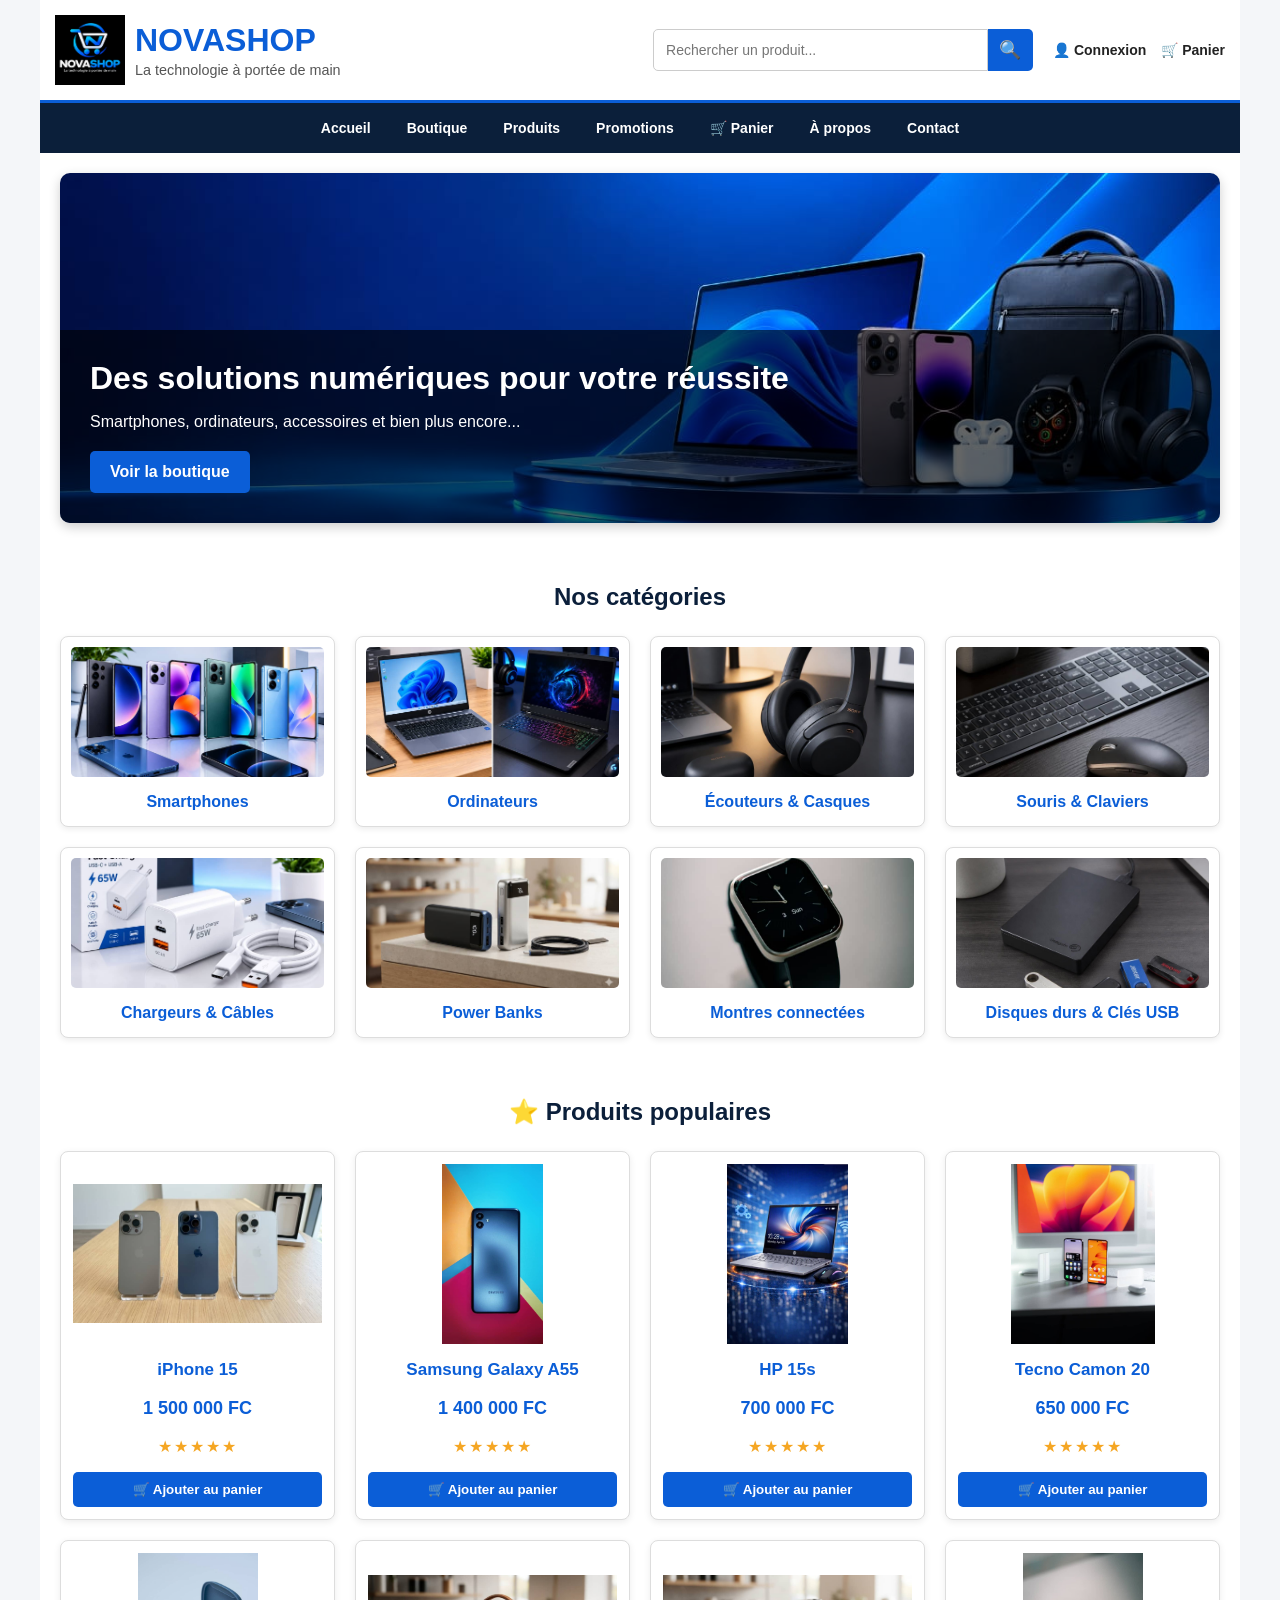
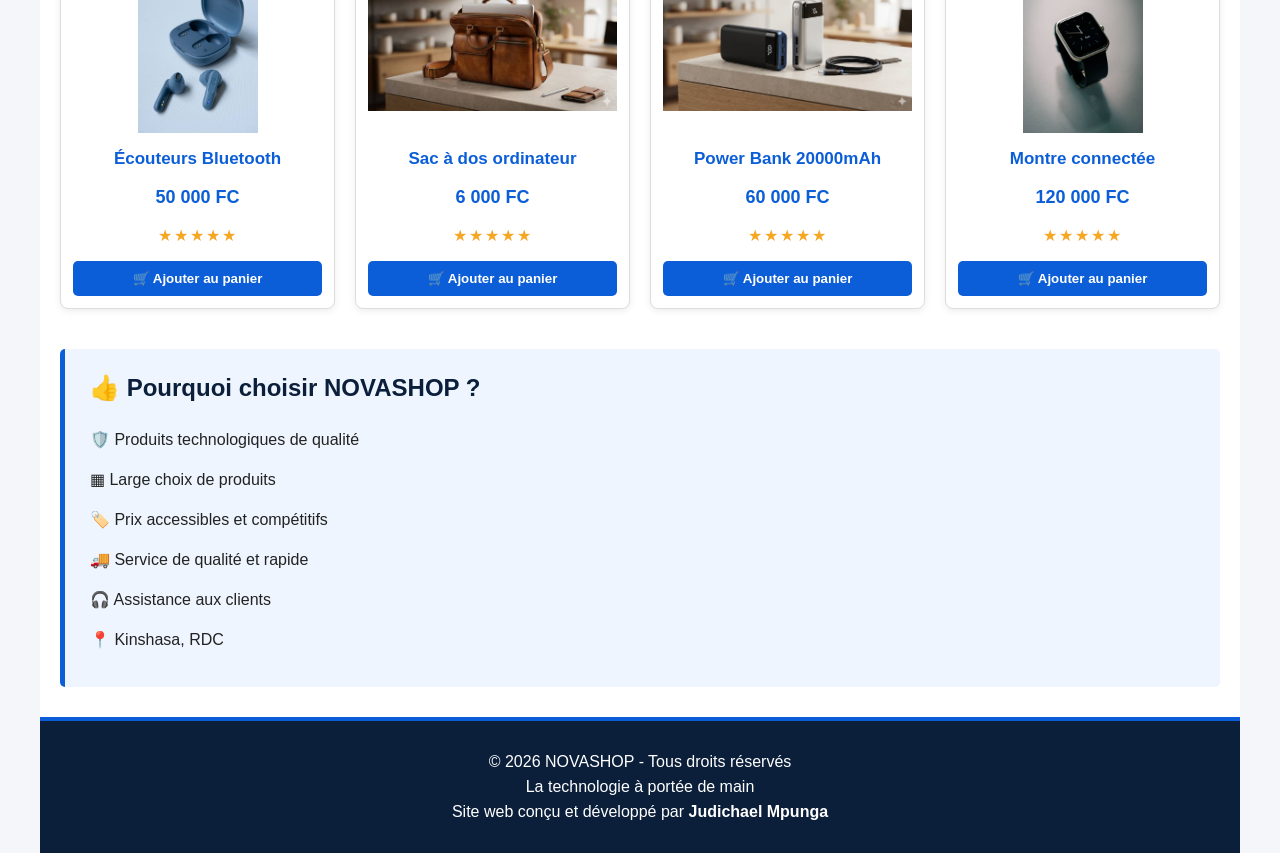
<file: index.html>
<!doctype html>
<html>

<head>
    <meta charset="UTF-8">
    <meta name="viewport"content="width=device-width,initial-scale=1.0">
    <title>NOVASHOP - Accueil</title>

    <link rel="stylesheet" type="text/css" href="styles/styles.css">
</head>

<body>

<div id="bloc_page">

    <!--  HEADER  -->

    <header>

        <div id="titre_principal">

            <img src="images/logo.png" alt="Logo NOVASHOP" id="logo">

            <div id="nom_boutique">
                <h1>NOVASHOP</h1>
                <h2>La technologie à portée de main</h2>
            </div>

        </div>


        <!-- RECHERCHE -->

        <div id="recherche">

            <input type="text"
                   id="txt_recherche"
                   placeholder="Rechercher un produit...">

            <button id="btn_recherche">🔍</button>

        </div>


        <!-- CONNEXION ET PANIER -->

        <div id="actions">

            <a href="#">👤 Connexion</a>

            <a href="panier.html">🛒 Panier</a>

        </div>

    </header>


    <!--  MENU -->

    <div id="barre_menu">

        <button id="btn_menu">☰</button>

        <nav id="menu_principal">

            <ul>

                <li>
                    <a href="index.html">Accueil</a>
                </li>

                <li>
                    <a href="boutique.html">Boutique</a>
                </li>

                <li>
                    <a href="produit.html">Produits</a>
                </li>

                <li>
                    <a href="promotions.html">Promotions</a>
                </li>

                <li>
                    <a href="panier.html">Panier</a>
                </li>

                <li>
                    <a href="apropos.html">À propos</a>
                </li>

                <li>
                    <a href="contact.html">Contact</a>
                </li>

            </ul>

        </nav>

    </div>


    <!-- BANNIERE -->

    <div id="banniere_image">

        <div id="banniere_contenu">

            <h1>Des solutions numériques pour votre réussite</h1>

            <p>
                Smartphones, ordinateurs, accessoires et bien plus encore...
            </p>

            <a href="boutique.html" class="bouton">
                Voir la boutique
            </a>

        </div>

    </div>


    <!--  CATEGORIES  -->

    <section id="categories">

        <h1>Nos catégories</h1>


        <div class="categories_conteneur">


            <div class="categorie">

                <img src="images/smartphone.png"
                     alt="Smartphones">

                <h2>Smartphones</h2>

            </div>


            <div class="categorie">

                <img src="images/ordinateurs.png"
                     alt="Ordinateurs">

                <h2>Ordinateurs</h2>

            </div>


            <div class="categorie">

                <img src="images/ecout_casque.png"
                     alt="Écouteurs et casques">

                <h2>Écouteurs & Casques</h2>

            </div>


            <div class="categorie">

                <img src="images/clavier_sourie.png"
                     alt="Souris et claviers">

                <h2>Souris & Claviers</h2>

            </div>


            <div class="categorie">

                <img src="images/chargeur_rapide.png"
                     alt="Chargeurs et câbles">

                <h2>Chargeurs & Câbles</h2>

            </div>


            <div class="categorie">

                <img src="images/powerbank.png"
                     alt="Power banks">

                <h2>Power Banks</h2>

            </div>


            <div class="categorie">

                <img src="images/montre.png"
                     alt="Montres connectées">

                <h2>Montres connectées</h2>

            </div>


            <div class="categorie">

                <img src="images/disque_cles.png"
                     alt="Disques durs et clés USB">

                <h2>Disques durs & Clés USB</h2>

            </div>


        </div>

    </section>


    <!--  PRODUITS POPULAIRES  -->

    <section id="produits_populaires">

        <h1>⭐ Produits populaires</h1>


        <div class="produits_conteneur">


            <!-- PRODUIT 1 -->

            <div class="produit">

                <img src="images/iphone.png"
                     alt="iPhone 15">

                <h2>iPhone 15</h2>

                <p class="prix">1 500 000 FC</p>

                <p class="etoiles">★★★★★</p>

                <button class="btn_panier">
                    🛒 Ajouter au panier
                </button>

            </div>


            <!-- PRODUIT 2 -->

            <div class="produit">

                <img src="images/samsung.png"
                     alt="Samsung Galaxy A55">

                <h2>Samsung Galaxy A55</h2>

                <p class="prix">1 400 000 FC</p>

                <p class="etoiles">★★★★★</p>

                <button class="btn_panier">
                    🛒 Ajouter au panier
                </button>

            </div>


            <!-- PRODUIT 3 -->

            <div class="produit">

                <img src="images/hp.png"
                     alt="Ordinateur HP">

                <h2>HP 15s</h2>

                <p class="prix">700 000 FC</p>

                <p class="etoiles">★★★★★</p>

                <button class="btn_panier">
                    🛒 Ajouter au panier
                </button>

            </div>


            <!-- PRODUIT 4 -->

            <div class="produit">

                <img src="images/techno.png"
                     alt="Tecno Camon 20">

                <h2>Tecno Camon 20</h2>

                <p class="prix">650 000 FC</p>

                <p class="etoiles">★★★★★</p>

                <button class="btn_panier">
                    🛒 Ajouter au panier
                </button>

            </div>


            <!-- PRODUIT 5 -->

            <div class="produit">

                <img src="images/airpod.png"
                     alt="Écouteurs Bluetooth">

                <h2>Écouteurs Bluetooth</h2>

                <p class="prix">50 000 FC</p>

                <p class="etoiles">★★★★★</p>

                <button class="btn_panier">
                    🛒 Ajouter au panier
                </button>

            </div>


            <!-- PRODUIT 6 -->

            <div class="produit">

                <img src="images/sac_ordi.png"
                     alt="Sac à dos">

                <h2>Sac à dos ordinateur</h2>

                <p class="prix">6 000 FC</p>

                <p class="etoiles">★★★★★</p>

                <button class="btn_panier">
                    🛒 Ajouter au panier
                </button>

            </div>


            <!-- PRODUIT 7 -->

            <div class="produit">

                <img src="images/powerbank.png"
                     alt="Power Bank">

                <h2>Power Bank 20000mAh</h2>

                <p class="prix">60 000 FC</p>

                <p class="etoiles">★★★★★</p>

                <button class="btn_panier">
                    🛒 Ajouter au panier
                </button>

            </div>


            <!-- PRODUIT 8 -->

            <div class="produit">

                <img src="images/montre.png"
                     alt="Montre connectée">

                <h2>Montre connectée</h2>

                <p class="prix">120 000 FC</p>

                <p class="etoiles">★★★★★</p>

                <button class="btn_panier">
                    🛒 Ajouter au panier
                </button>

            </div>


        </div>

    </section>


    <!--  POURQUOI NOVASHOP  -->

    <aside id="pourquoi_novashop">

        <h1>👍 Pourquoi choisir NOVASHOP ?</h1>

        <p>🛡️ Produits technologiques de qualité</p>

        <p>▦ Large choix de produits</p>

        <p>🏷️ Prix accessibles et compétitifs</p>

        <p>🚚 Service de qualité et rapide</p>

        <p>🎧 Assistance aux clients</p>

        <p>📍 Kinshasa, RDC</p>

    </aside>


    <!--  FOOTER  -->

    <footer>

        <p>
            © 2026 NOVASHOP - Tous droits réservés
        </p>

        <p>
            La technologie à portée de main
        </p>

        <p>Site web conçu et développé par <strong>Judichael Mpunga</strong></p>
    </footer>


</div>


<!-- JAVASCRIPT SERA AJOUTÉ APRÈS -->

<script src="js/script.js"></script>

</body>

</html>
</file>
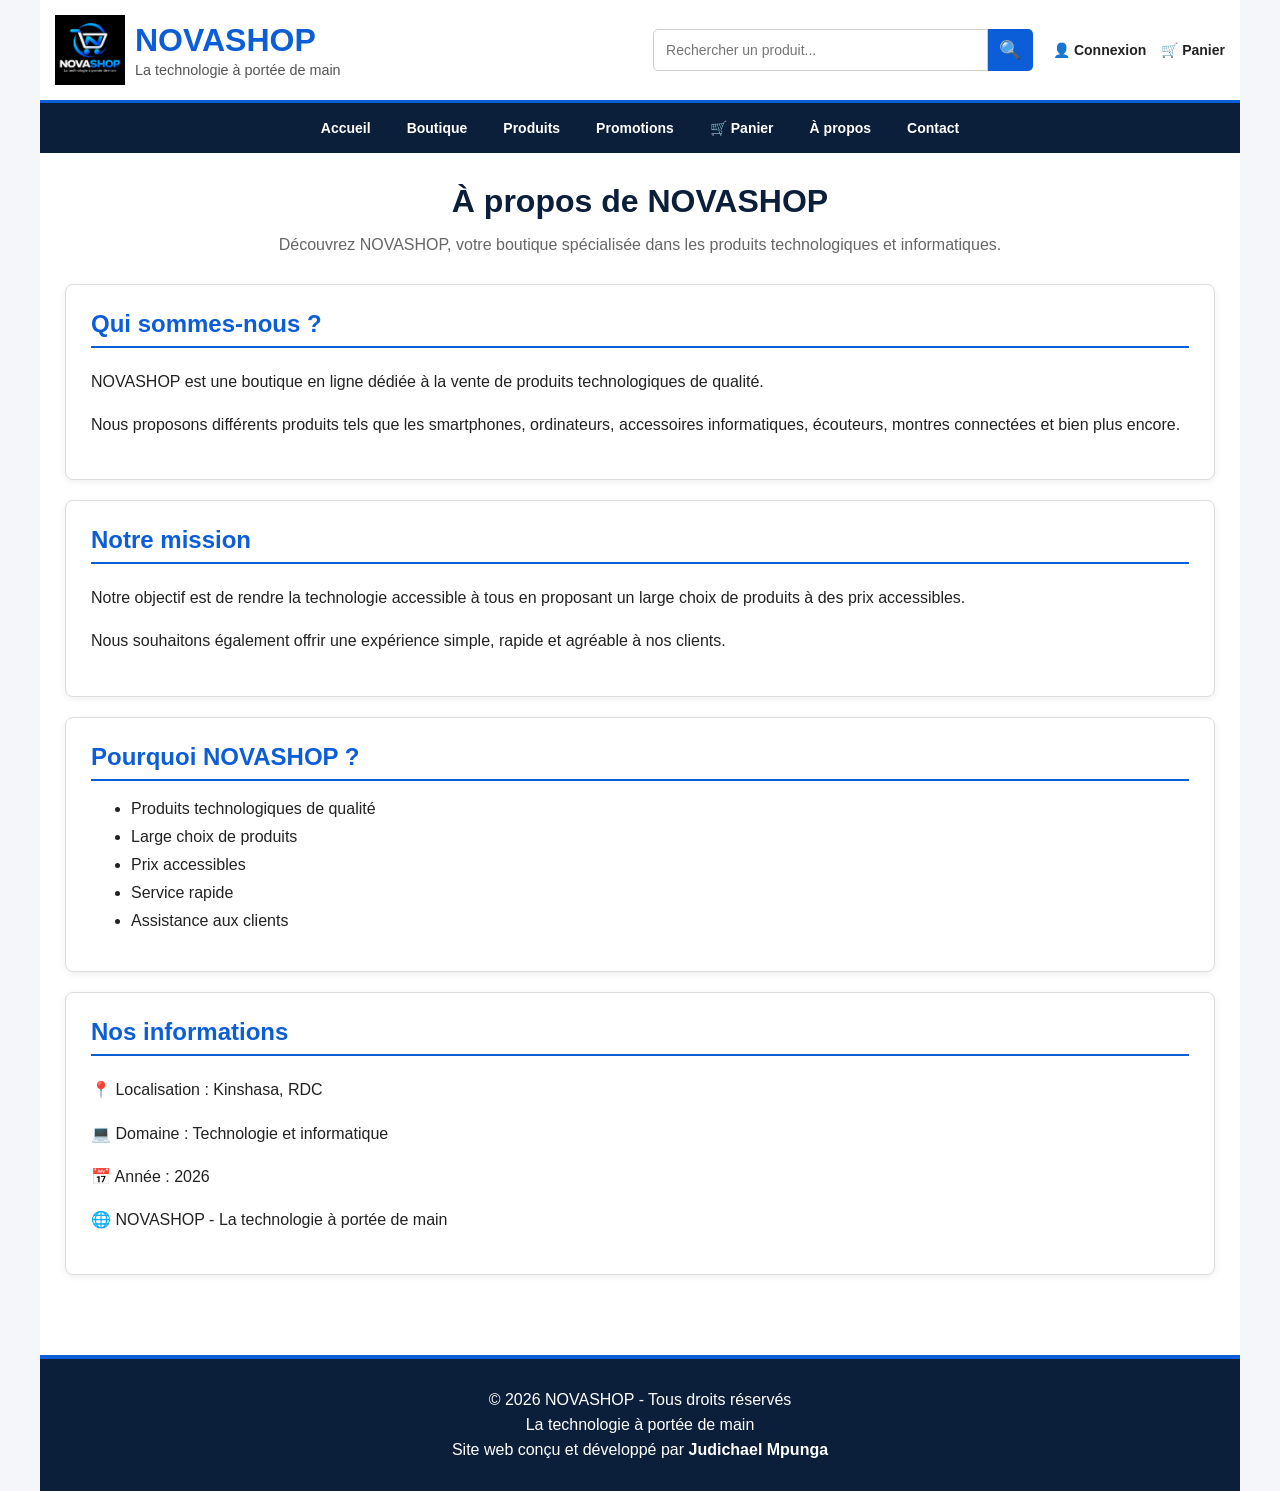
<file: apropos.html>
<!doctype html>
<html>

<head>
    <meta charset="UTF-8">
        <meta name="viewport"content="width=device-width,initial-scale=1.0">
    <title> NOVASHOP - À propos</title>
    <link rel="stylesheet" type="text/css" href="styles/styles.css">
</head>

<body>

<div id="bloc_page">

<header>

    <div id="titre_principal">

        <img src="images/logo.png" alt="Logo NOVASHOP" id="logo">

        <div id="nom_boutique">
            <h1>NOVASHOP</h1>
            <h2>La technologie à portée de main</h2>
        </div>

    </div>


    <div id="recherche">

        <input type="text"
               id="txt_recherche"
               placeholder="Rechercher un produit...">

        <button id="btn_recherche">🔍</button>

    </div>


    <div id="actions">

        <a href="#">👤 Connexion</a>

        <a href="panier.html">🛒 Panier</a>

    </div>

</header>


<!-- MENU -->

<div id="barre_menu">

    <button id="btn_menu">☰</button>

    <nav id="menu_principal">

        <ul>

            <li>
                <a href="index.html">Accueil</a>
            </li>

            <li>
                <a href="boutique.html">Boutique</a>
            </li>

            <li>
                <a href="produits.html">Produits</a>
            </li>

            <li>
                <a href="promotions.html">Promotions</a>
            </li>

            <li>
                <a href="panier.html">Panier</a>
            </li>

            <li>
                <a href="apropos.html">À propos</a>
            </li>

            <li>
                <a href="contact.html">Contact</a>
            </li>

        </ul>

    </nav>

</div>


<!-- À PROPOS -->

<main class="page">

    <h1>À propos de NOVASHOP</h1>

    <p class="intro">
        Découvrez NOVASHOP, votre boutique spécialisée dans
        les produits technologiques et informatiques.
    </p>


    <section class="apropos_contenu">

        <h2>Qui sommes-nous ?</h2>

        <p>
            NOVASHOP est une boutique en ligne dédiée à la vente
            de produits technologiques de qualité.
        </p>

        <p>
            Nous proposons différents produits tels que les
            smartphones, ordinateurs, accessoires informatiques,
            écouteurs, montres connectées et bien plus encore.
        </p>

    </section>


    <section class="apropos_contenu">

        <h2>Notre mission</h2>

        <p>
            Notre objectif est de rendre la technologie accessible
            à tous en proposant un large choix de produits à des
            prix accessibles.
        </p>

        <p>
            Nous souhaitons également offrir une expérience simple,
            rapide et agréable à nos clients.
        </p>

    </section>


    <section class="apropos_contenu">

        <h2>Pourquoi NOVASHOP ?</h2>

        <ul>

            <li>Produits technologiques de qualité</li>

            <li>Large choix de produits</li>

            <li>Prix accessibles</li>

            <li>Service rapide</li>

            <li>Assistance aux clients</li>

        </ul>

    </section>


    <section class="apropos_contenu">

        <h2>Nos informations</h2>

        <p>
            📍 Localisation : Kinshasa, RDC
        </p>

        <p>
            💻 Domaine : Technologie et informatique
        </p>

        <p>
            📅 Année : 2026
        </p>

        <p>
            🌐 NOVASHOP - La technologie à portée de main
        </p>

    </section>

</main>


<!-- FOOTER -->

<footer>

    <p>
        © 2026 NOVASHOP - Tous droits réservés
    </p>

    <p>
        La technologie à portée de main
    </p>
   <p>Site web conçu et développé par <strong>Judichael Mpunga</strong></p>
</footer>


</div>

<script src="js/script.js"></script>

</body>

</html>
</file>
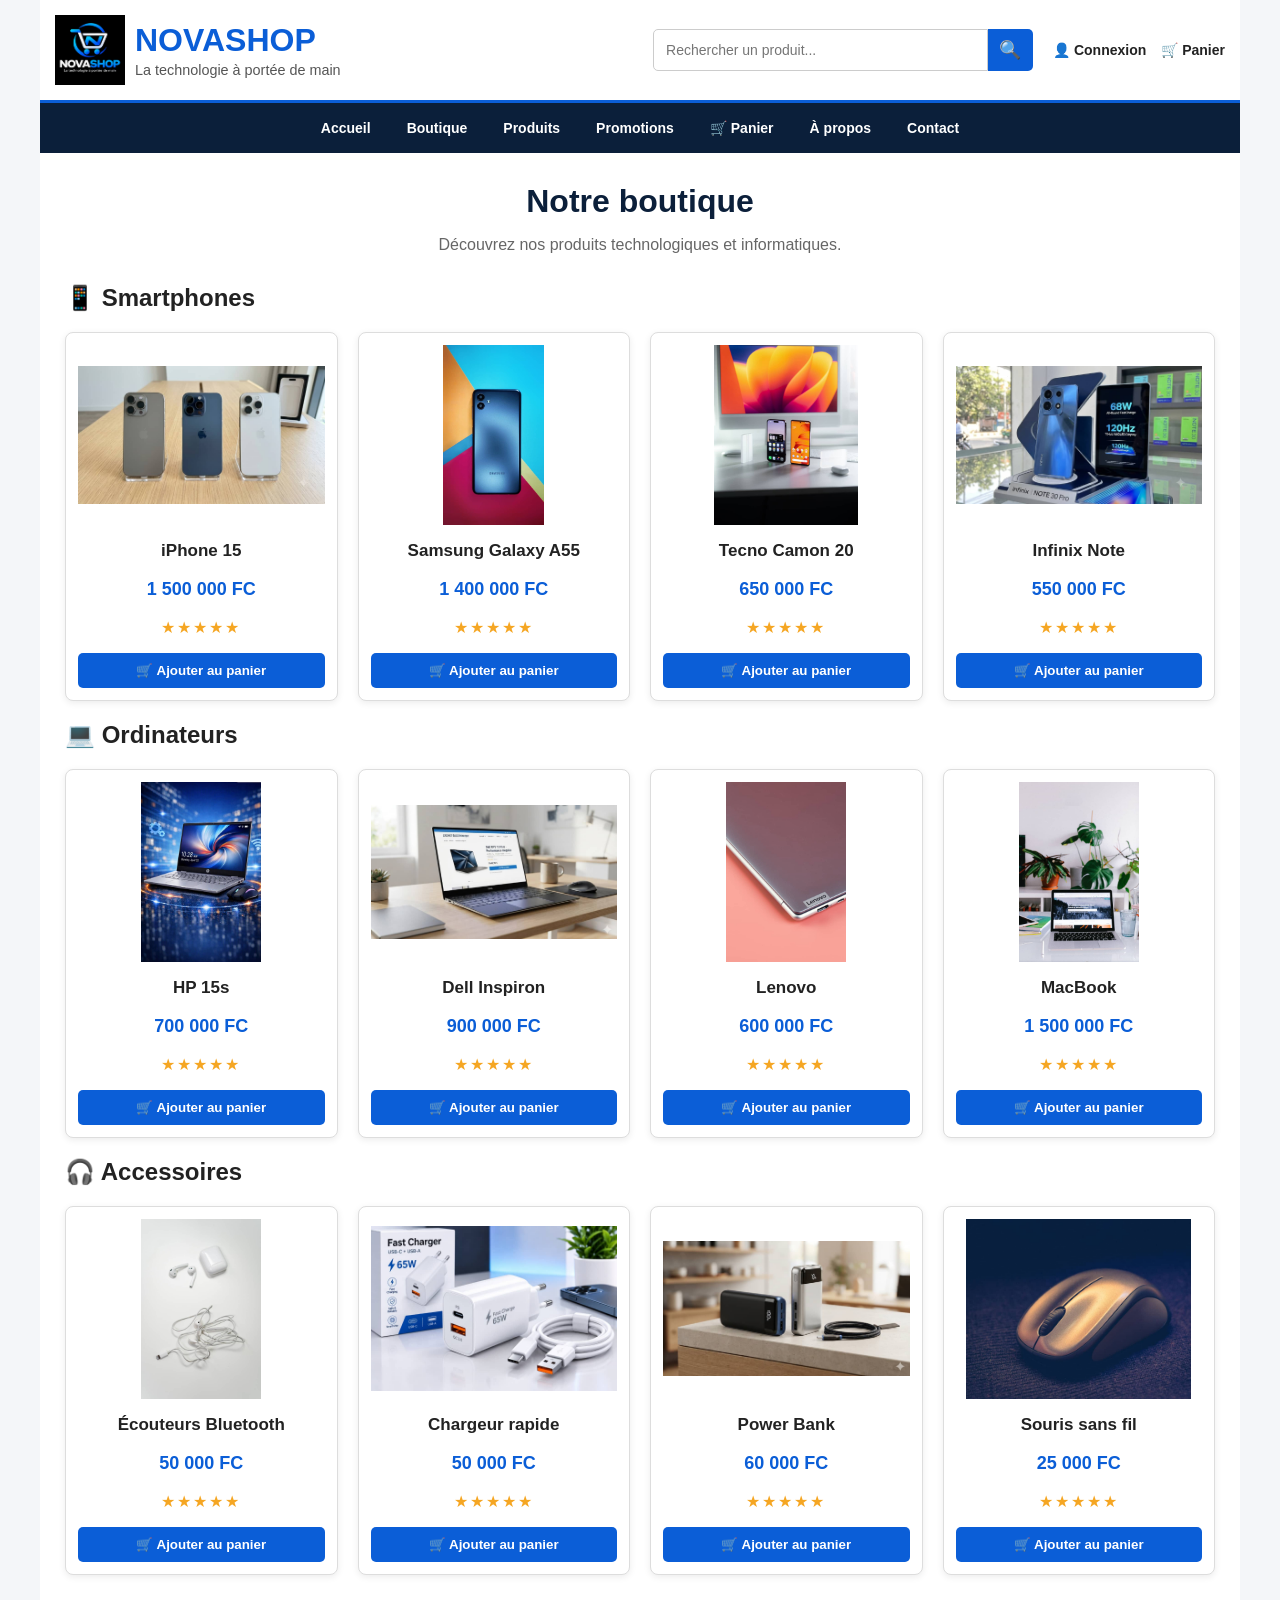
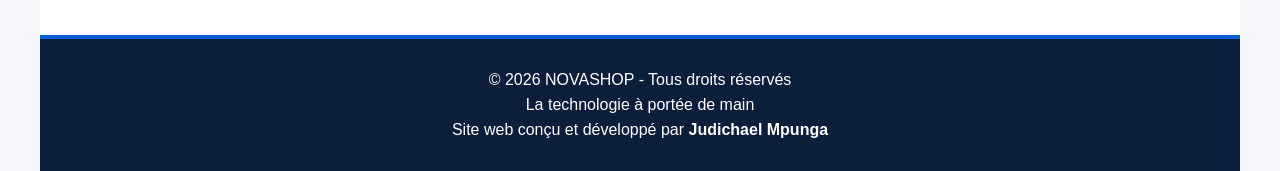
<file: boutique.html>
<!doctype html>
<html>

<head>
    <meta charset="UTF-8">
        <meta name="viewport"content="width=device-width,initial-scale=1.0">
    <title>NOVASHOP - Boutique</title>
    <link rel="stylesheet" type="text/css" href="styles/styles.css">
</head>

<body>

<div id="bloc_page">

    <!-- HEADER -->
    <header>

        <div id="titre_principal">

            <img src="images/logo.png" alt="Logo NOVASHOP" id="logo">

            <div id="nom_boutique">
                <h1>NOVASHOP</h1>
                <h2>La technologie à portée de main</h2>
            </div>

        </div>

        <div id="recherche">
            <input type="text"
                   id="txt_recherche"
                   placeholder="Rechercher un produit...">

            <button id="btn_recherche">🔍</button>
        </div>

        <div id="actions">
            <a href="#">👤 Connexion</a>
            <a href="panier.html">🛒 Panier</a>
        </div>

    </header>


    <!-- MENU -->
    <div id="barre_menu">

        <button id="btn_menu">☰</button>

        <nav id="menu_principal">

            <ul>
                <li><a href="index.html">Accueil</a></li>
                <li><a href="boutique.html">Boutique</a></li>
                <li><a href="produits.html">Produits</a></li>
                <li><a href="promotions.html">Promotions</a></li>
                <li><a href="panier.html">Panier</a></li>
                <li><a href="apropos.html">À propos</a></li>
                <li><a href="contact.html">Contact</a></li>
            </ul>

        </nav>

    </div>


    <!-- BOUTIQUE -->
    <main class="page">

        <h1>Notre boutique</h1>

        <p class="intro">
            Découvrez nos produits technologiques et informatiques.
        </p>


        <!-- SMARTPHONES -->
        <h2 class="titre_categorie">📱 Smartphones</h2>

        <div class="produits_conteneur">

            <div class="produit">
                <img src="images/iphone.png" alt="iPhone 15">
                <h2>iPhone 15</h2>
                <p class="prix">1 500 000 FC</p>
                <p class="etoiles">★★★★★</p>
                <button class="btn_panier">🛒 Ajouter au panier</button>
            </div>

            <div class="produit">
                <img src="images/samsung.png" alt="Samsung Galaxy A55">
                <h2>Samsung Galaxy A55</h2>
                <p class="prix">1 400 000 FC</p>
                <p class="etoiles">★★★★★</p>
                <button class="btn_panier">🛒 Ajouter au panier</button>
            </div>

            <div class="produit">
                <img src="images/techno.png" alt="Tecno Camon 20">
                <h2>Tecno Camon 20</h2>
                <p class="prix">650 000 FC</p>
                <p class="etoiles">★★★★★</p>
                <button class="btn_panier">🛒 Ajouter au panier</button>
            </div>

            <div class="produit">
                <img src="images/infinix.png" alt="Infinix">
                <h2>Infinix Note</h2>
                <p class="prix">550 000 FC</p>
                <p class="etoiles">★★★★★</p>
                <button class="btn_panier">🛒 Ajouter au panier</button>
            </div>

        </div>


        <!-- ORDINATEURS -->
        <h2 class="titre_categorie">💻 Ordinateurs</h2>

        <div class="produits_conteneur">

            <div class="produit">
                <img src="images/hp.png" alt="HP">
                <h2>HP 15s</h2>
                <p class="prix">700 000 FC</p>
                <p class="etoiles">★★★★★</p>
                <button class="btn_panier">🛒 Ajouter au panier</button>
            </div>

            <div class="produit">
                <img src="images/dell.png" alt="Dell">
                <h2>Dell Inspiron</h2>
                <p class="prix">900 000 FC</p>
                <p class="etoiles">★★★★★</p>
                <button class="btn_panier">🛒 Ajouter au panier</button>
            </div>

            <div class="produit">
                <img src="images/lenovo.png" alt="Lenovo">
                <h2>Lenovo</h2>
                <p class="prix">600 000 FC</p>
                <p class="etoiles">★★★★★</p>
                <button class="btn_panier">🛒 Ajouter au panier</button>
            </div>

            <div class="produit">
                <img src="images/macbook.png" alt="MacBook">
                <h2>MacBook</h2>
                <p class="prix">1 500 000 FC</p>
                <p class="etoiles">★★★★★</p>
                <button class="btn_panier">🛒 Ajouter au panier</button>
            </div>

        </div>


        <!-- ACCESSOIRES -->
        <h2 class="titre_categorie">🎧 Accessoires</h2>

        <div class="produits_conteneur">

            <div class="produit">
                <img src="images/ecouteurs.png" alt="Écouteurs">
                <h2>Écouteurs Bluetooth</h2>
                <p class="prix">50 000 FC</p>
                <p class="etoiles">★★★★★</p>
                <button class="btn_panier">🛒 Ajouter au panier</button>
            </div>

            <div class="produit">
                <img src="images/chargeur_rapide.png" alt="Chargeur">
                <h2>Chargeur rapide</h2>
                <p class="prix">50 000 FC</p>
                <p class="etoiles">★★★★★</p>
                <button class="btn_panier">🛒 Ajouter au panier</button>
            </div>

            <div class="produit">
                <img src="images/powerbank.png" alt="Power Bank">
                <h2>Power Bank</h2>
                <p class="prix">60 000 FC</p>
                <p class="etoiles">★★★★★</p>
                <button class="btn_panier">🛒 Ajouter au panier</button>
            </div>

            <div class="produit">
                <img src="images/souris-san fil.png" alt="Souris">
                <h2>Souris sans fil</h2>
                <p class="prix">25 000 FC</p>
                <p class="etoiles">★★★★★</p>
                <button class="btn_panier">🛒 Ajouter au panier</button>
            </div>

        </div>

    </main>


    <!-- FOOTER -->
    <footer>

        <p>© 2026 NOVASHOP - Tous droits réservés</p>
        <p>La technologie à portée de main</p>
        <p>Site web conçu et développé par <strong>Judichael Mpunga</strong></p>
    </footer>

</div>

<script src="js/script.js"></script>

</body>
</html>
</file>
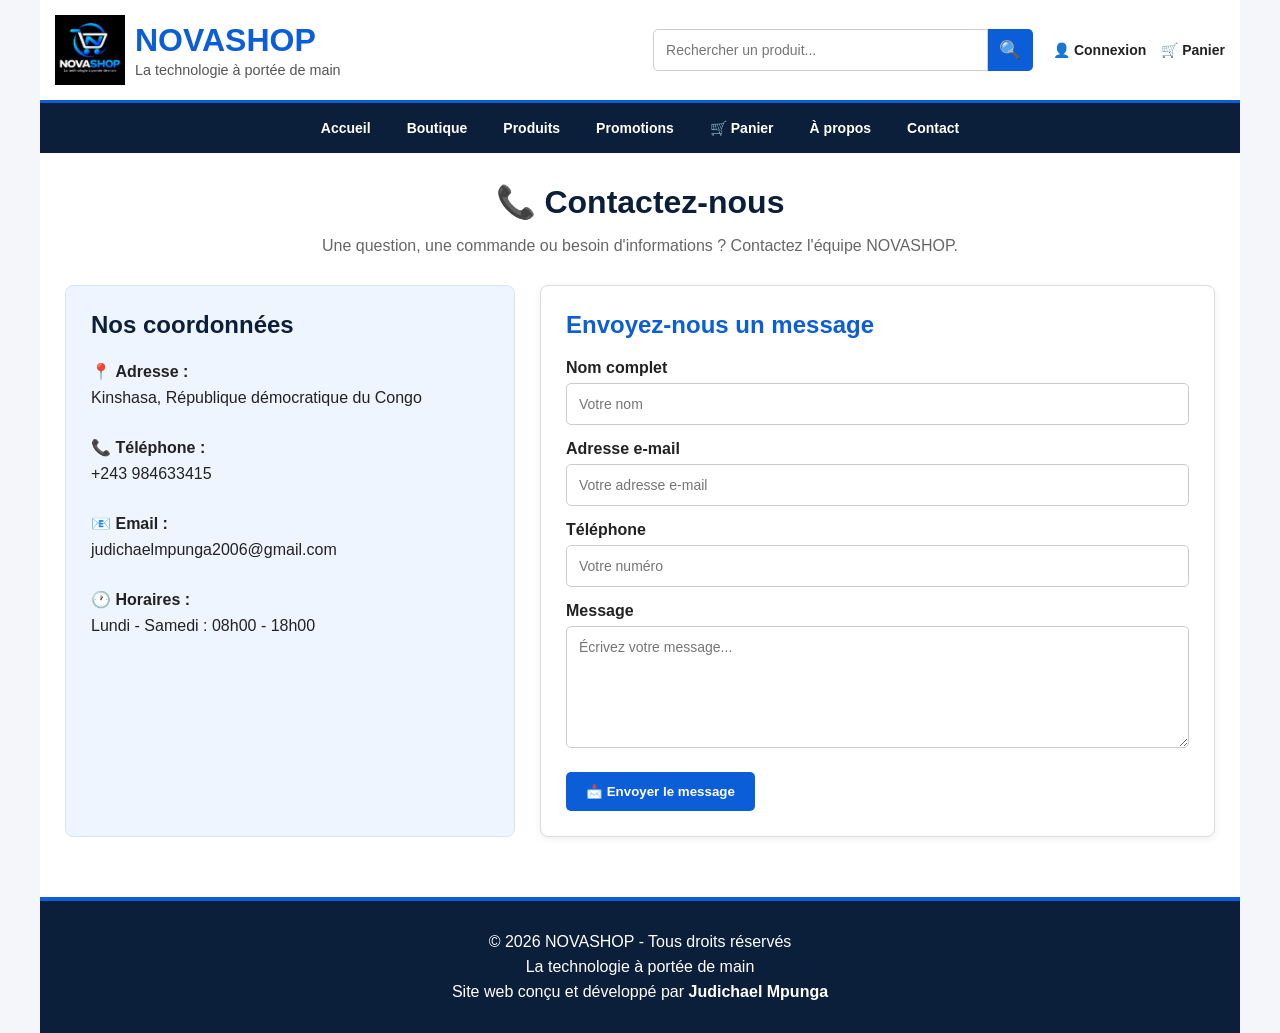
<file: contact.html>
<!doctype html>
<html>

<head>
    <meta charset="UTF-8">
        <meta name="viewport"content="width=device-width,initial-scale=1.0">
    <title>NOVASHOP - Contact</title>
    <link rel="stylesheet" type="text/css" href="styles/styles.css">
</head>

<body>

<div id="bloc_page">

<header>

    <div id="titre_principal">

        <img src="images/logo.png" alt="Logo NOVASHOP" id="logo">

        <div id="nom_boutique">
            <h1>NOVASHOP</h1>
            <h2>La technologie à portée de main</h2>
        </div>

    </div>


    <div id="recherche">

        <input type="text"
               id="txt_recherche"
               placeholder="Rechercher un produit...">

        <button id="btn_recherche">🔍</button>

    </div>


    <div id="actions">

        <a href="#">👤 Connexion</a>

        <a href="panier.html">🛒 Panier</a>

    </div>

</header>


<!-- MENU -->

<div id="barre_menu">

    <button id="btn_menu">☰</button>

    <nav id="menu_principal">

        <ul>

            <li>
                <a href="index.html">Accueil</a>
            </li>

            <li>
                <a href="boutique.html">Boutique</a>
            </li>

            <li>
                <a href="produits.html">Produits</a>
            </li>

            <li>
                <a href="promotions.html">Promotions</a>
            </li>

            <li>
                <a href="panier.html">Panier</a>
            </li>

            <li>
                <a href="apropos.html">À propos</a>
            </li>

            <li>
                <a href="contact.html">Contact</a>
            </li>

        </ul>

    </nav>

</div>


<!-- CONTACT -->

<main class="page">

    <h1>📞 Contactez-nous</h1>

    <p class="intro">
        Une question, une commande ou besoin d'informations ?
        Contactez l'équipe NOVASHOP.
    </p>


    <section class="contact_conteneur">


        <!-- INFORMATIONS -->

        <div class="contact_infos">

            <h2>Nos coordonnées</h2>

            <p>
                📍 <strong>Adresse :</strong><br>
                Kinshasa, République démocratique du Congo
            </p>

            <p>
                📞 <strong>Téléphone :</strong><br>
                +243 984633415
            </p>

            <p>
                📧 <strong>Email :</strong><br>
                judichaelmpunga2006@gmail.com
            </p>

            <p>
                🕐 <strong>Horaires :</strong><br>
                Lundi - Samedi : 08h00 - 18h00
            </p>

        </div>


        <!-- FORMULAIRE -->

        <div class="contact_formulaire">

            <h2>Envoyez-nous un message</h2>

            <form id="contactForm">

                <label for="nom">
                    Nom complet
                </label>

                <input type="text"
                       id="nom"
                       name="nom"
                       placeholder="Votre nom"
                       required>


                <label for="email">
                    Adresse e-mail
                </label>

                <input type="email"
                       id="email"
                       name="email"
                       placeholder="Votre adresse e-mail"
                       required>


                <label for="telephone">
                    Téléphone
                </label>

                <input type="tel"
                       id="telephone"
                       name="telephone"
                       placeholder="Votre numéro">


                <label for="message">
                    Message
                </label>

                <textarea id="message"
                          name="message"
                          rows="6"
                          placeholder="Écrivez votre message..."
                          required></textarea>


                <button type="submit" id="btn_envoyer">
                    📩 Envoyer le message
                </button>

            </form>

        </div>

    </section>

</main>


<!-- FOOTER -->

<footer>

    <p>
        © 2026 NOVASHOP - Tous droits réservés
    </p>

    <p>
        La technologie à portée de main
    </p>

    <p>Site web conçu et développé par <strong>Judichael Mpunga</strong></p>
</footer>


</div>

<script src="js/script.js"></script>

</body>

</html>
</file>
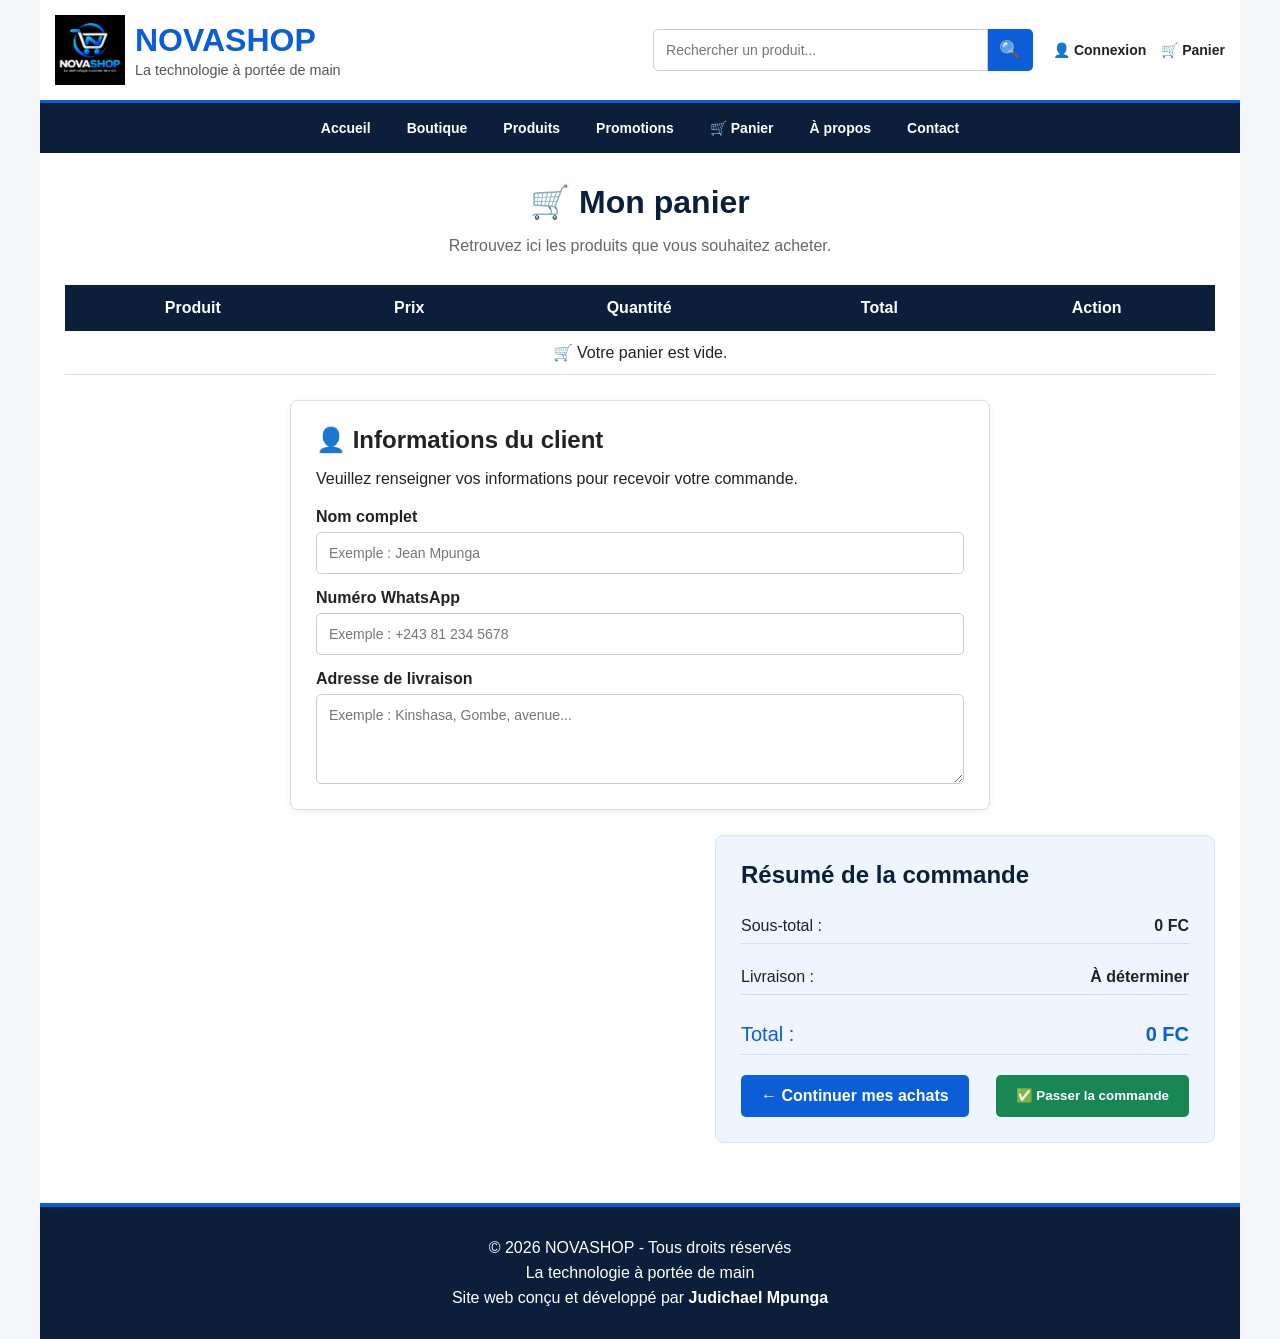
<file: panier.html>
<!doctype html>
<html>

<head>
    <meta charset="UTF-8">
        <meta name="viewport"content="width=device-width,initial-scale=1.0">
    <title>NOVASHOP - Panier</title>
    <link rel="stylesheet" type="text/css" href="styles/styles.css">
</head>

<body>

<div id="bloc_page">

<header>

    <div id="titre_principal">

        <img src="images/logo.png" alt="Logo NOVASHOP" id="logo">

        <div id="nom_boutique">
            <h1>NOVASHOP</h1>
            <h2>La technologie à portée de main</h2>
        </div>

    </div>


    <div id="recherche">

        <input type="text"
               id="txt_recherche"
               placeholder="Rechercher un produit...">

        <button id="btn_recherche">🔍</button>

    </div>


    <div id="actions">

        <a href="#">👤 Connexion</a>

        <a href="panier.html">🛒 Panier</a>

    </div>

</header>


<!-- MENU -->

<div id="barre_menu">

    <button id="btn_menu">☰</button>

    <nav id="menu_principal">

        <ul>

            <li>
                <a href="index.html">Accueil</a>
            </li>

            <li>
                <a href="boutique.html">Boutique</a>
            </li>

            <li>
                <a href="produits.html">Produits</a>
            </li>

            <li>
                <a href="promotions.html">Promotions</a>
            </li>

            <li>
                <a href="panier.html">Panier</a>
            </li>

            <li>
                <a href="apropos.html">À propos</a>
            </li>

            <li>
                <a href="contact.html">Contact</a>
            </li>

        </ul>

    </nav>

</div>


<!-- PANIER -->

<main class="page">

    <h1>🛒 Mon panier</h1>

    <p class="intro">
        Retrouvez ici les produits que vous souhaitez acheter.
    </p>


    <!-- TABLEAU DU PANIER -->

    <div class="panier_conteneur">

        <table id="table_panier">

            <thead>

                <tr>

                    <th>Produit</th>

                    <th>Prix</th>

                    <th>Quantité</th>

                    <th>Total</th>

                    <th>Action</th>

                </tr>

            </thead>


            <tbody>

                <!-- Exemple de produit -->

                <tr>

                    <td>
                        <img src="images/iphone.png"
                             alt="iPhone 15"
                             class="image_panier">

                        iPhone 15
                    </td>

                    <td>750 000 FC</td>

                    <td>
                        <input type="number"
                               value="1"
                               min="1"
                               class="quantite">
                    </td>

                    <td>750 000 FC</td>

                    <td>
                        <button class="btn_supprimer">
                            ❌ Supprimer
                        </button>
                    </td>

                </tr>


                <!-- Deuxième exemple -->

                <tr>

                    <td>
                        <img src="images/ecouteurs.png"
                             alt="Écouteurs Bluetooth"
                             class="image_panier">

                        Écouteurs Bluetooth
                    </td>

                    <td>45 000 FC</td>

                    <td>
                        <input type="number"
                               value="1"
                               min="1"
                               class="quantite">
                    </td>

                    <td>45 000 FC</td>

                    <td>
                        <button class="btn_supprimer">
                            ❌ Supprimer
                        </button>
                    </td>

                </tr>

            </tbody>

        </table>

    </div>

<!-- INFORMATIONS DU CLIENT -->

<div id="informations_client">

    <h2>👤 Informations du client</h2>

    <p>Veuillez renseigner vos informations pour recevoir votre commande.</p>

    <label for="client_nom">Nom complet</label>
    <input
        type="text"
        id="client_nom"
        placeholder="Exemple : Jean Mpunga"
        required
    >

    <label for="client_telephone">Numéro WhatsApp</label>
    <input
        type="tel"
        id="client_telephone"
        placeholder="Exemple : +243 81 234 5678"
        required
    >

    <label for="client_adresse">Adresse de livraison</label>
    <textarea
        id="client_adresse"
        rows="4"
        placeholder="Exemple : Kinshasa, Gombe, avenue..."
        required
    ></textarea>

</div>


<!-- TOTAL -->

<div id="resume_panier">

    <h2>Résumé de la commande</h2>

    <p>
        Sous-total :
        <strong id="sous_total">
            0 FC
        </strong>
    </p>

    <p>
        Livraison :
        <strong>
            À déterminer
        </strong>
    </p>

    <p class="total_final">
        Total :
        <strong id="total_panier">
            0 FC
        </strong>
    </p>

    <div class="actions_panier">

        <a href="boutique.html" class="bouton">
            ← Continuer mes achats
        </a>

        <button id="btn_commander">
            ✅ Passer la commande
        </button>

    </div>

</div>

</main>


<!-- FOOTER -->

<footer>

    <p>
        © 2026 NOVASHOP - Tous droits réservés
    </p>

    <p>
        La technologie à portée de main
    </p>

    <p>Site web conçu et développé par <strong>Judichael Mpunga</strong></p>

</footer>


</div>


<script src="js/script.js"></script>

</body>

</html>
</file>
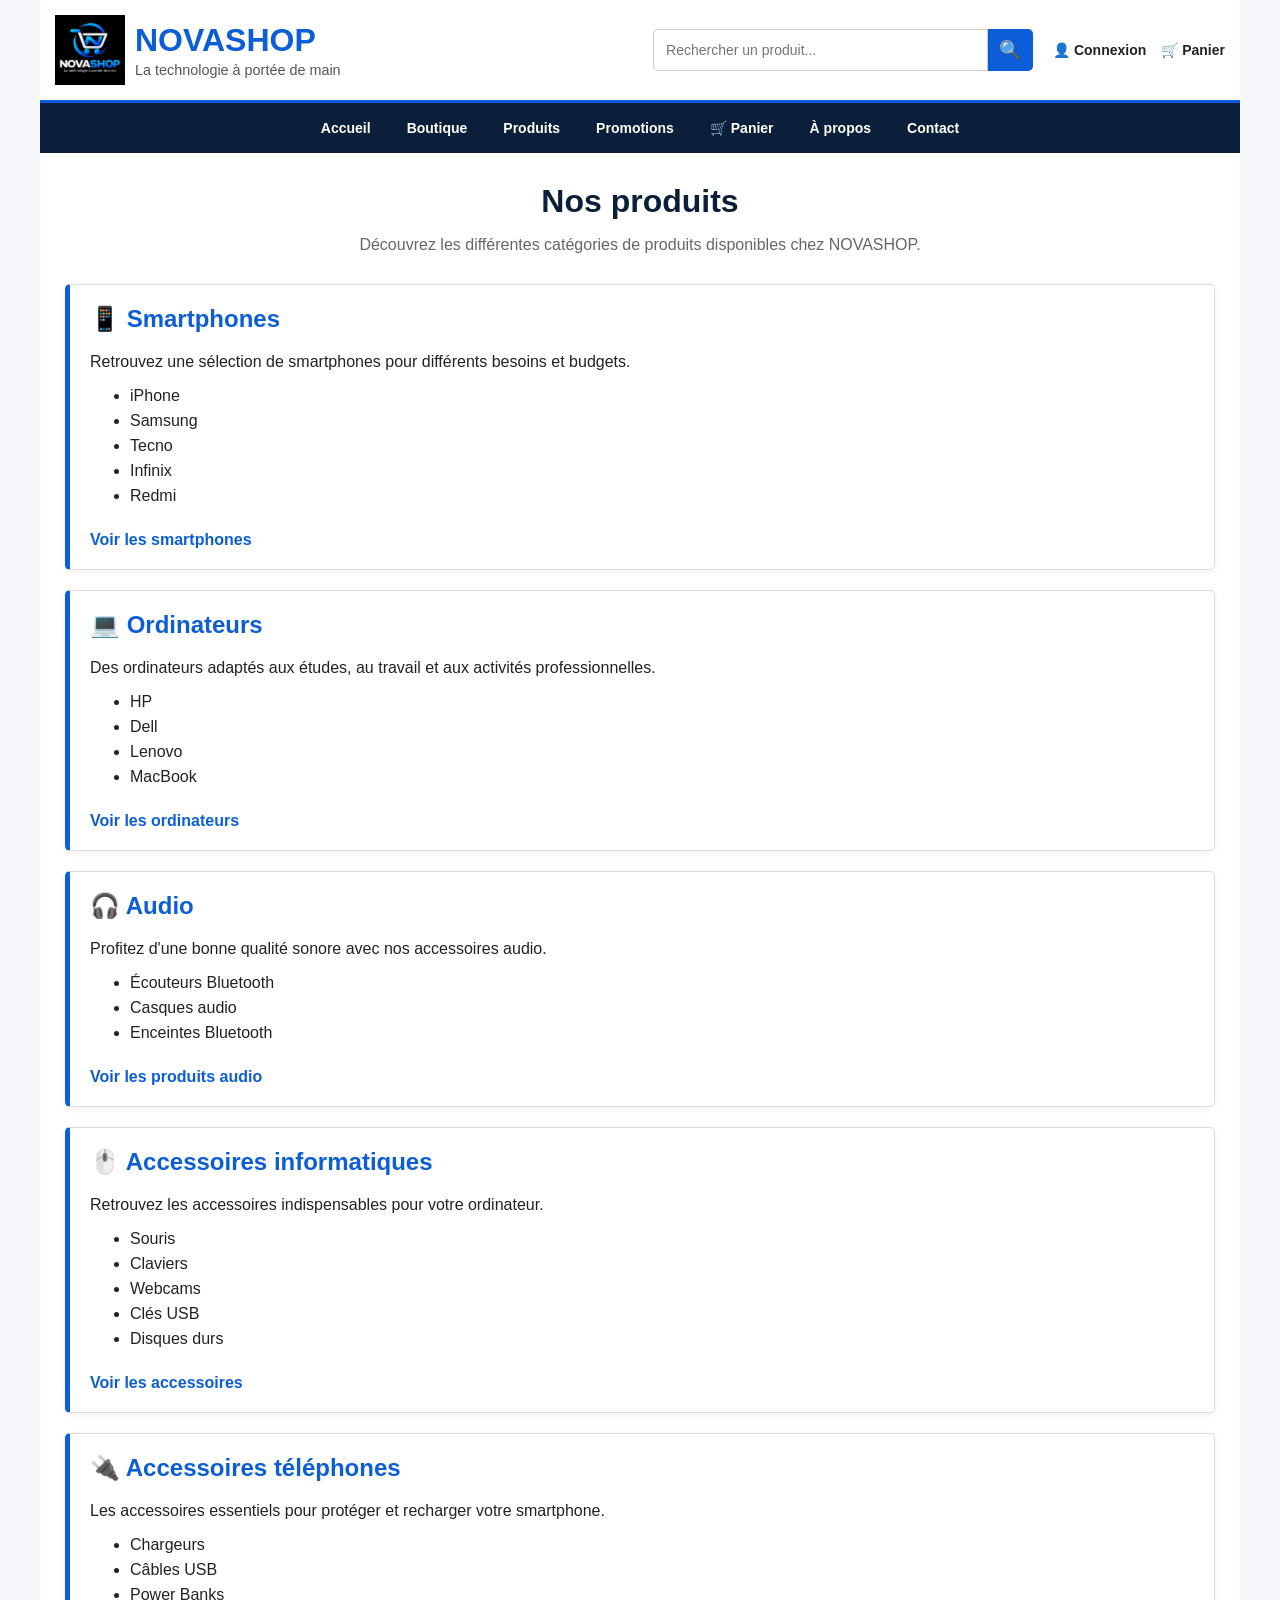
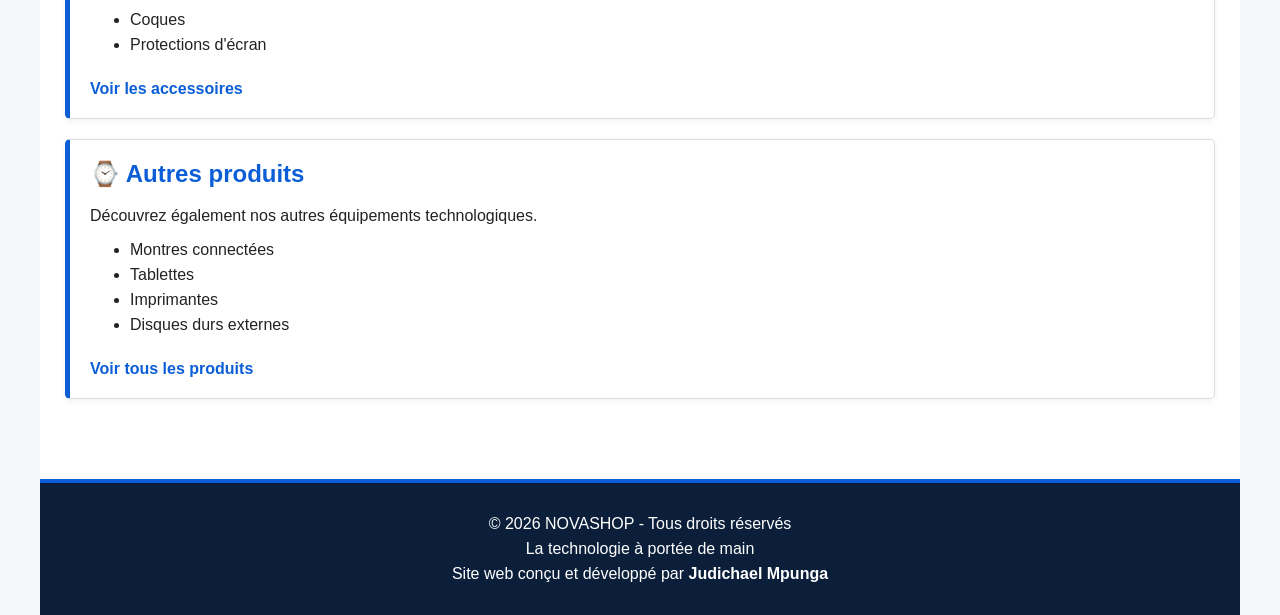
<file: produits.html>
<!doctype html>
<html>

<head>
    <meta charset="UTF-8">
        <meta name="viewport"content="width=device-width,initial-scale=1.0">
    <title>NOVASHOP - Produits</title>

    <link rel="stylesheet" type="text/css" href="styles/styles.css">
</head>

<body>

<div id="bloc_page">

    <!--  HEADER  -->

    <header>

        <div id="titre_principal">

            <img src="images/logo.png"
                 alt="Logo NOVASHOP"
                 id="logo">

            <div id="nom_boutique">

                <h1>NOVASHOP</h1>

                <h2>La technologie à portée de main</h2>

            </div>

        </div>


        <div id="recherche">

            <input type="text"
                   id="txt_recherche"
                   placeholder="Rechercher un produit...">

            <button id="btn_recherche">🔍</button>

        </div>


        <div id="actions">

            <a href="#">👤 Connexion</a>

            <a href="panier.html">🛒 Panier</a>

        </div>

    </header>


    <!--  MENU  -->

    <div id="barre_menu">

        <button id="btn_menu">☰</button>

        <nav id="menu_principal">

            <ul>

                <li>
                    <a href="index.html">Accueil</a>
                </li>

                <li>
                    <a href="boutique.html">Boutique</a>
                </li>

                <li>
                    <a href="produits.html">Produits</a>
                </li>

                <li>
                    <a href="promotions.html">Promotions</a>
                </li>

                <li>
                    <a href="panier.html">Panier</a>
                </li>

                <li>
                    <a href="apropos.html">À propos</a>
                </li>

                <li>
                    <a href="contact.html">Contact</a>
                </li>

            </ul>

        </nav>

    </div>


    <!--  CONTENU  -->

    <main class="page">

        <h1>Nos produits</h1>

        <p class="intro">
            Découvrez les différentes catégories de produits
            disponibles chez NOVASHOP.
        </p>


        <!-- SMARTPHONES -->

        <section class="categorie_produit">

            <h2>📱 Smartphones</h2>

            <p>
                Retrouvez une sélection de smartphones pour
                différents besoins et budgets.
            </p>

            <ul>

                <li>iPhone</li>

                <li>Samsung</li>

                <li>Tecno</li>

                <li>Infinix</li>

                <li>Redmi</li>

            </ul>

            <a href="boutique.html">
                Voir les smartphones
            </a>

        </section>


        <!-- ORDINATEURS -->

        <section class="categorie_produit">

            <h2>💻 Ordinateurs</h2>

            <p>
                Des ordinateurs adaptés aux études, au travail
                et aux activités professionnelles.
            </p>

            <ul>

                <li>HP</li>

                <li>Dell</li>

                <li>Lenovo</li>

                <li>MacBook</li>

            </ul>

            <a href="boutique.html">
                Voir les ordinateurs
            </a>

        </section>


        <!-- AUDIO -->

        <section class="categorie_produit">

            <h2>🎧 Audio</h2>

            <p>
                Profitez d'une bonne qualité sonore avec nos
                accessoires audio.
            </p>

            <ul>

                <li>Écouteurs Bluetooth</li>

                <li>Casques audio</li>

                <li>Enceintes Bluetooth</li>

            </ul>

            <a href="boutique.html">
                Voir les produits audio
            </a>

        </section>


        <!-- ACCESSOIRES -->

        <section class="categorie_produit">

            <h2>🖱️ Accessoires informatiques</h2>

            <p>
                Retrouvez les accessoires indispensables pour
                votre ordinateur.
            </p>

            <ul>

                <li>Souris</li>

                <li>Claviers</li>

                <li>Webcams</li>

                <li>Clés USB</li>

                <li>Disques durs</li>

            </ul>

            <a href="boutique.html">
                Voir les accessoires
            </a>

        </section>


        <!-- ACCESSOIRES TELEPHONES -->

        <section class="categorie_produit">

            <h2>🔌 Accessoires téléphones</h2>

            <p>
                Les accessoires essentiels pour protéger et
                recharger votre smartphone.
            </p>

            <ul>

                <li>Chargeurs</li>

                <li>Câbles USB</li>

                <li>Power Banks</li>

                <li>Coques</li>

                <li>Protections d'écran</li>

            </ul>

            <a href="boutique.html">
                Voir les accessoires
            </a>

        </section>


        <!-- AUTRES PRODUITS -->

        <section class="categorie_produit">

            <h2>⌚ Autres produits</h2>

            <p>
                Découvrez également nos autres équipements
                technologiques.
            </p>

            <ul>

                <li>Montres connectées</li>

                <li>Tablettes</li>

                <li>Imprimantes</li>

                <li>Disques durs externes</li>

            </ul>

            <a href="boutique.html">
                Voir tous les produits
            </a>

        </section>

    </main>


    <!--  FOOTER  -->

    <footer>

        <p>
            © 2026 NOVASHOP - Tous droits réservés
        </p>

        <p>
            La technologie à portée de main
        </p>

        <p>Site web conçu et développé par <strong>Judichael Mpunga</strong></p>

    </footer>

</div>


<script src="js/script.js"></script>

</body>

</html>
</file>
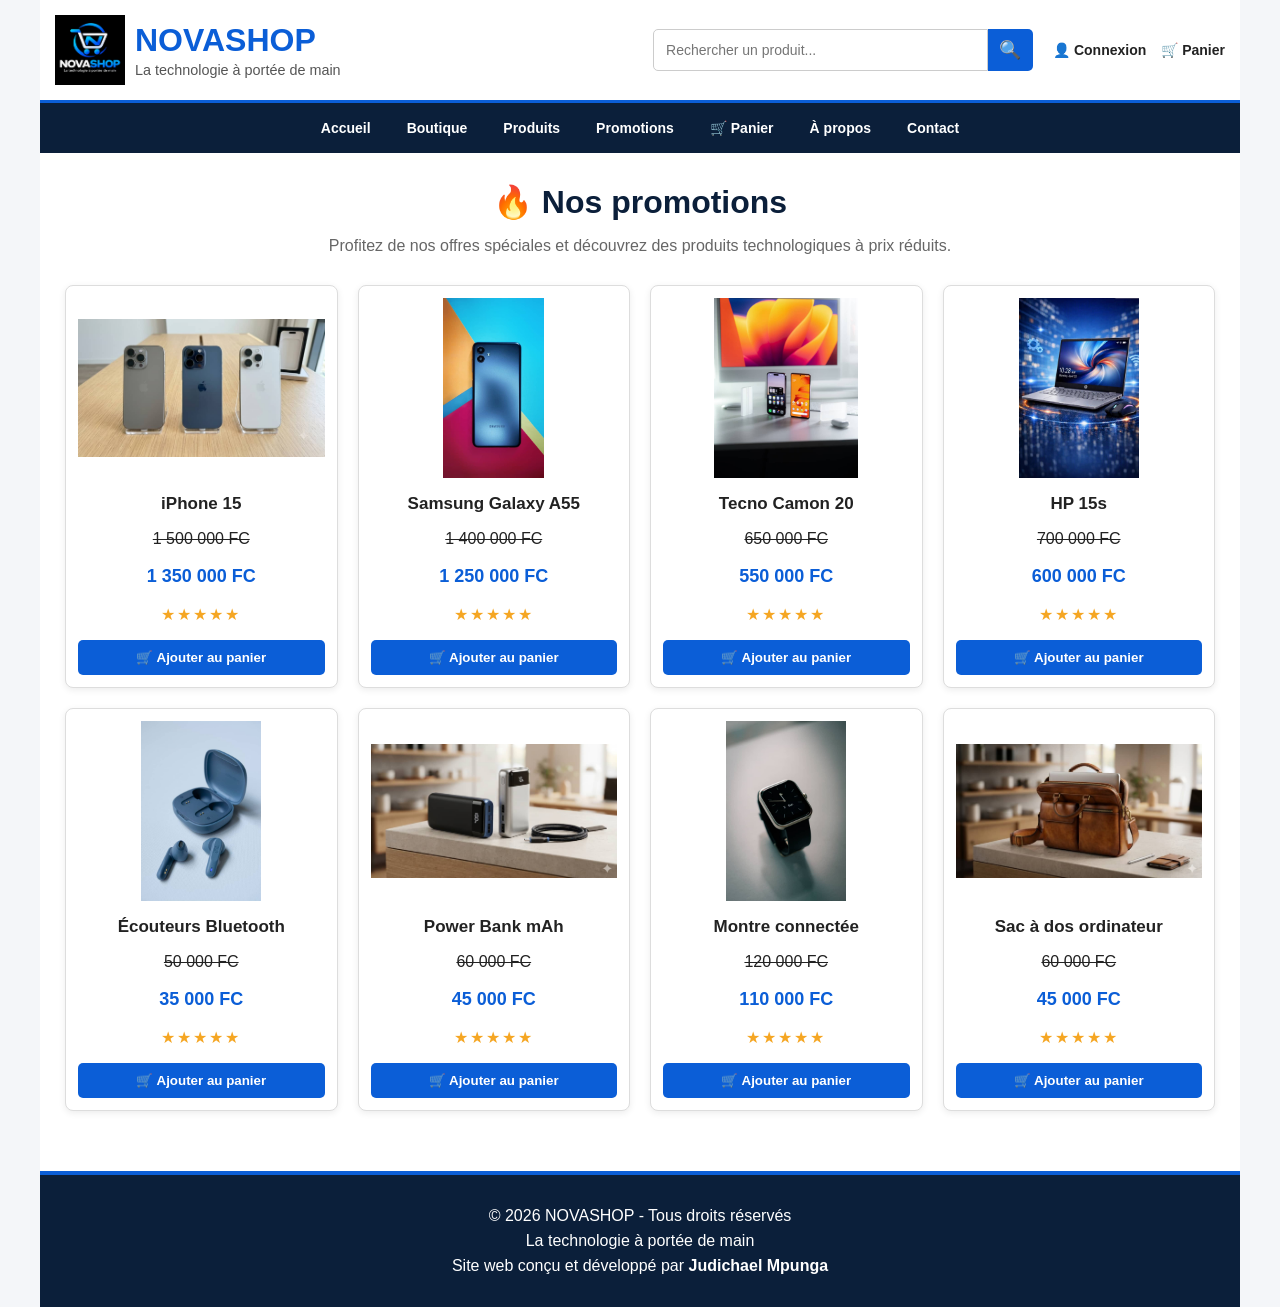
<file: promotions.html>
<!doctype html>
<html>
<head>
    <meta charset="UTF-8">
        <meta name="viewport"content="width=device-width,initial-scale=1.0">
    <title>NOVASHOP - Promotions</title>
    <link rel="stylesheet" type="text/css" href="styles/styles.css">
</head>

<body>

<div id="bloc_page">

<header>

    <div id="titre_principal">

        <img src="images/logo.png" alt="Logo NOVASHOP" id="logo">

        <div id="nom_boutique">
            <h1>NOVASHOP</h1>
            <h2>La technologie à portée de main</h2>
        </div>

    </div>

    <div id="recherche">
        <input type="text" id="txt_recherche"
               placeholder="Rechercher un produit...">
        <button id="btn_recherche">🔍</button>
    </div>

    <div id="actions">
        <a href="#">👤 Connexion</a>
        <a href="panier.html">🛒 Panier</a>
    </div>

</header>


<!-- MENU -->

<div id="barre_menu">

    <button id="btn_menu">☰</button>

    <nav id="menu_principal">

        <ul>

            <li>
                <a href="index.html">Accueil</a>
            </li>

            <li>
                <a href="boutique.html">Boutique</a>
            </li>

            <li>
                <a href="produits.html">Produits</a>
            </li>

            <li>
                <a href="promotions.html">Promotions</a>
            </li>

            <li>
                <a href="panier.html">Panier</a>
            </li>

            <li>
                <a href="apropos.html">À propos</a>
            </li>

            <li>
                <a href="contact.html">Contact</a>
            </li>

        </ul>

    </nav>

</div>


<!-- CONTENU DES PROMOTIONS -->

<main class="page">

    <h1>🔥 Nos promotions</h1>

    <p class="intro">
        Profitez de nos offres spéciales et découvrez des produits
        technologiques à prix réduits.
    </p>


    <div class="produits_conteneur">


        <!-- PRODUIT 1 -->

        <div class="produit">

            <img src="images/iphone.png" alt="iPhone 15">

            <h2>iPhone 15</h2>

            <p>
                <del>1 500 000 FC</del>
            </p>

            <p class="prix">
                1 350 000 FC
            </p>

            <p class="etoiles">
                ★★★★★
            </p>

            <button class="btn_panier">
                🛒 Ajouter au panier
            </button>

        </div>


        <!-- PRODUIT 2 -->

        <div class="produit">

            <img src="images/samsung.png" alt="Samsung Galaxy A55">

            <h2>Samsung Galaxy A55</h2>

            <p>
                <del>1 400 000 FC</del>
            </p>

            <p class="prix">
                1 250 000 FC
            </p>

            <p class="etoiles">
                ★★★★★
            </p>

            <button class="btn_panier">
                🛒 Ajouter au panier
            </button>

        </div>


        <!-- PRODUIT 3 -->

        <div class="produit">

            <img src="images/techno.png" alt="Tecno Camon 20">

            <h2>Tecno Camon 20</h2>

            <p>
                <del>650 000 FC</del>
            </p>

            <p class="prix">
                550 000 FC
            </p>

            <p class="etoiles">
                ★★★★★
            </p>

            <button class="btn_panier">
                🛒 Ajouter au panier
            </button>

        </div>


        <!-- PRODUIT 4 -->

        <div class="produit">

            <img src="images/hp.png" alt="HP 15s">

            <h2>HP 15s</h2>

            <p>
                <del>700 000 FC</del>
            </p>

            <p class="prix">
                600 000 FC
            </p>

            <p class="etoiles">
                ★★★★★
            </p>

            <button class="btn_panier">
                🛒 Ajouter au panier
            </button>

        </div>


        <!-- PRODUIT 5 -->

        <div class="produit">

            <img src="images/airpod.png"
                 alt="Écouteurs Bluetooth">

            <h2>Écouteurs Bluetooth</h2>

            <p>
                <del>50 000 FC</del>
            </p>

            <p class="prix">
                35 000 FC
            </p>

            <p class="etoiles">
                ★★★★★
            </p>

            <button class="btn_panier">
                🛒 Ajouter au panier
            </button>

        </div>


        <!-- PRODUIT 6 -->

        <div class="produit">

            <img src="images/powerbank.png"
                 alt="Power Bank">

            <h2>Power Bank mAh</h2>

            <p>
                <del>60 000 FC</del>
            </p>

            <p class="prix">
                45 000 FC
            </p>

            <p class="etoiles">
                ★★★★★
            </p>

            <button class="btn_panier">
                🛒 Ajouter au panier
            </button>

        </div>


        <!-- PRODUIT 7 -->

        <div class="produit">

            <img src="images/montre.png"
                 alt="Montre connectée">

            <h2>Montre connectée</h2>

            <p>
                <del>120 000 FC</del>
            </p>

            <p class="prix">
                110 000 FC
            </p>

            <p class="etoiles">
                ★★★★★
            </p>

            <button class="btn_panier">
                🛒 Ajouter au panier
            </button>

        </div>


        <!-- PRODUIT 8 -->

        <div class="produit">

            <img src="images/sac_ordi.png"
                 alt="Sac à dos ordinateur">

            <h2>Sac à dos ordinateur</h2>

            <p>
                <del>60 000 FC</del>
            </p>

            <p class="prix">
                45 000 FC
            </p>

            <p class="etoiles">
                ★★★★★
            </p>

            <button class="btn_panier">
                🛒 Ajouter au panier
            </button>

        </div>


    </div>

</main>


<!-- PIED DE PAGE -->

<footer>

    <p>
        © 2026 NOVASHOP - Tous droits réservés
    </p>

    <p>
        La technologie à portée de main
    </p>

    <p>Site web conçu et développé par <strong>Judichael Mpunga</strong></p>

</footer>


</div>


<script src="js/script.js"></script>

</body>
</html>
</file>
<file: styles/styles.css>
* {
    box-sizing: border-box;
}

body {
    margin: 0;
    padding: 0;

    font-family: Arial, "Trebuchet MS", sans-serif;

    background-color: #f4f6f9;
    color: #222;
}

#bloc_page {
    width: 95%;
    max-width: 1200px;
    margin: auto;

    background-color: white;
}


/* HEADER*/

header {
    min-height: 100px;

    padding: 15px;

    display: flex;
    align-items: center;
    justify-content: space-between;

    gap: 20px;

    background-color: white;

    border-bottom: 3px solid #0b5ed7;
}


/* Logo + nom */

#titre_principal {
    display: flex;
    align-items: center;

    flex-shrink: 0;
}

#logo {
    width: 70px;
    height: 70px;

    object-fit: contain;

    margin-right: 10px;
}

#nom_boutique {
    white-space: nowrap;
}

#nom_boutique h1 {
    margin: 0;

    color: #0b5ed7;

    font-size: 2em;
}

#nom_boutique h2 {
    margin: 3px 0 0 0;

    color: #555;

    font-size: 0.9em;

    font-weight: normal;
}


/*  RECHERCHE */

#recherche {
    display: flex;

    width: 380px;

    margin-left: auto;
}

#txt_recherche {
    width: 100%;

    padding: 12px;

    border: 1px solid #ccc;

    border-radius: 5px 0 0 5px;

    font-size: 14px;

    outline: none;
}

#txt_recherche:focus {
    border-color: #0b5ed7;
}

#btn_recherche {
    width: 50px;

    border: none;

    background-color: #0b5ed7;

    color: white;

    font-size: 18px;

    border-radius: 0 5px 5px 0;

    cursor: pointer;
}

#btn_recherche:hover {
    background-color: #084298;
}


/*  ACTIONS */

#actions {
    display: flex;

    gap: 15px;

    white-space: nowrap;
}

#actions a {
    color: #222;

    text-decoration: none;

    font-size: 14px;

    font-weight: bold;
}

#actions a:hover {
    color: #0b5ed7;
}


/*  MENU PRINCIPAL */

#barre_menu {
    background-color: #0b1f3a;

    min-height: 50px;

    display: flex;

    align-items: center;

    justify-content: center;
}

#menu_principal ul {
    list-style-type: none;

    margin: 0;

    padding: 0;

    display: flex;

    align-items: center;

    justify-content: center;

    flex-wrap: wrap;
}

#menu_principal li {
    display: inline-block;
}

#menu_principal a {
    display: block;

    padding: 16px 18px;

    color: white;

    text-decoration: none;

    font-weight: bold;

    font-size: 14px;
}

#menu_principal a:hover {
    background-color: #0b5ed7;
}


/* Bouton hamburger */

#btn_menu {
    display: none;

    border: none;

    background-color: transparent;

    color: white;

    font-size: 28px;

    cursor: pointer;
}


/* BANNIERE ACCUEIL */

#banniere_image {
    min-height: 350px;

    margin: 20px;

    border-radius: 10px;

    background-image: url("../images/banner.png");

    background-size: cover;

    background-position: center;

    background-repeat: no-repeat;

    position: relative;

    overflow: hidden;

    box-shadow: 0 4px 12px rgba(0, 0, 0, 0.20);
}

#banniere_contenu {
    position: absolute;

    left: 0;
    bottom: 0;

    width: 100%;

    padding: 30px;

    color: white;

    background-color: rgba(0, 0, 0, 0.60);
}

#banniere_contenu h1 {
    margin: 0 0 10px 0;

    font-size: 2em;
}

#banniere_contenu p {
    margin-bottom: 20px;

    font-size: 1em;
}


/* 7. BOUTONS */

.bouton {
    display: inline-block;

    padding: 12px 20px;

    background-color: #0b5ed7;

    color: white;

    text-decoration: none;

    border-radius: 5px;

    font-weight: bold;

    border: none;

    cursor: pointer;
}

.bouton:hover {
    background-color: #084298;
}


/*  TITRES DES SECTIONS */

section h1,
main h1 {
    color: #0b1f3a;
}

section h2 {
    color: #0b5ed7;
}


/* CATEGORIES */

#categories {
    padding: 20px;
}

#categories > h1 {
    text-align: center;

    margin-bottom: 25px;
}

.categories_conteneur {
    display: grid;

    grid-template-columns: repeat(4, 1fr);

    gap: 20px;
}

.categorie {
    text-align: center;

    background-color: white;

    border: 1px solid #ddd;

    border-radius: 8px;

    padding: 10px;

    transition: 0.3s;

    box-shadow: 0 2px 6px rgba(0, 0, 0, 0.08);
}

.categorie:hover {
    transform: translateY(-5px);

    box-shadow: 0 5px 15px rgba(0, 0, 0, 0.15);
}

.categorie img {
    width: 100%;

    height: 130px;

    object-fit: cover;

    border-radius: 5px;
}

.categorie h2 {
    margin: 12px 0 5px 0;

    font-size: 16px;
}


/*  PRODUIT */

#produits_populaires {
    padding: 20px;
}

#produits_populaires > h1 {
    text-align: center;

    margin-bottom: 25px;
}

.produits_conteneur {
    display: grid;

    grid-template-columns: repeat(4, 1fr);

    gap: 20px;
}

.produit {
    background-color: white;

    border: 1px solid #ddd;

    border-radius: 8px;

    padding: 12px;

    text-align: center;

    box-shadow: 0 2px 7px rgba(0, 0, 0, 0.08);

    transition: 0.3s;
}

.produit:hover {
    transform: translateY(-5px);

    box-shadow: 0 5px 15px rgba(0, 0, 0, 0.15);
}

.produit img {
    width: 100%;

    height: 180px;

    object-fit: contain;

    border-radius: 5px;
}

.produit h2 {
    font-size: 17px;

    margin: 12px 0;
}

.prix {
    color: #0b5ed7;

    font-size: 18px;

    font-weight: bold;
}

.etoiles {
    color: #f5a623;

    letter-spacing: 2px;
}

.btn_panier {
    width: 100%;

    padding: 10px;

    background-color: #0b5ed7;

    border: none;

    border-radius: 5px;

    color: white;

    font-weight: bold;

    cursor: pointer;
}

.btn_panier:hover {
    background-color: #084298;
}


/* POURQUOI NOVASHOP */

#pourquoi_novashop {
    margin: 20px;

    padding: 25px;

    background-color: #eef5ff;

    border-left: 5px solid #0b5ed7;

    border-radius: 5px;
}

#pourquoi_novashop h1 {
    margin-top: 0;

    color: #0b1f3a;
}

#pourquoi_novashop p {
    padding: 8px 0;

    margin: 5px 0;
}


/* PAGES INTERNES */

.page {
    padding: 30px 25px;

    min-height: 500px;
}

.page > h1 {
    text-align: center;

    margin-top: 0;

    margin-bottom: 10px;
}

.intro {
    text-align: center;

    color: #666;

    margin-bottom: 30px;
}


/* PAGE PRODUITS */

.categorie_produit {
    margin-bottom: 20px;

    padding: 20px;

    background-color: white;

    border: 1px solid #ddd;

    border-left: 5px solid #0b5ed7;

    border-radius: 5px;

    box-shadow: 0 2px 6px rgba(0, 0, 0, 0.06);
}

.categorie_produit h2 {
    margin-top: 0;
}

.categorie_produit li {
    margin-bottom: 7px;
}

.categorie_produit a {
    display: inline-block;

    margin-top: 10px;

    color: #0b5ed7;

    font-weight: bold;

    text-decoration: none;
}

.categorie_produit a:hover {
    text-decoration: underline;
}


/* PAGE À PROPOS */

.apropos_contenu {
    margin-bottom: 20px;

    padding: 25px;

    background-color: white;

    border-radius: 8px;

    border: 1px solid #ddd;

    box-shadow: 0 2px 7px rgba(0, 0, 0, 0.07);
}

.apropos_contenu h2 {
    margin-top: 0;

    border-bottom: 2px solid #0b5ed7;

    padding-bottom: 8px;
}

.apropos_contenu p {
    line-height: 1.7;
}

.apropos_contenu li {
    margin-bottom: 10px;
}


/* PAGE CONTACT */

.contact_conteneur {
    display: grid;

    grid-template-columns: 1fr 1.5fr;

    gap: 25px;
}


/* Informations */

.contact_infos {
    padding: 25px;

    background-color: #eef5ff;

    border-radius: 8px;

    border: 1px solid #d6e5ff;
}

.contact_infos h2 {
    margin-top: 0;

    color: #0b1f3a;
}

.contact_infos p {
    line-height: 1.6;

    margin-bottom: 25px;
}


/* Formulaire */

.contact_formulaire {
    padding: 25px;

    background-color: white;

    border: 1px solid #ddd;

    border-radius: 8px;

    box-shadow: 0 2px 7px rgba(0, 0, 0, 0.07);
}

.contact_formulaire h2 {
    margin-top: 0;
}

.contact_formulaire label {
    display: block;

    margin-top: 15px;

    margin-bottom: 6px;

    font-weight: bold;
}

.contact_formulaire input,
.contact_formulaire textarea {
    width: 100%;

    padding: 12px;

    border: 1px solid #ccc;

    border-radius: 5px;

    font-family: Arial, sans-serif;

    font-size: 14px;

    outline: none;
}

.contact_formulaire input:focus,
.contact_formulaire textarea:focus {
    border-color: #0b5ed7;
}

.contact_formulaire textarea {
    resize: vertical;
}

#btn_envoyer {
    margin-top: 20px;

    padding: 12px 20px;

    background-color: #0b5ed7;

    color: white;

    border: none;

    border-radius: 5px;

    font-weight: bold;

    cursor: pointer;
}

#btn_envoyer:hover {
    background-color: #084298;
}


/* PAGE PANIER */

.panier_conteneur {
    width: 100%;

    overflow-x: auto;

    margin-bottom: 25px;
}

#table_panier {
    width: 100%;

    border-collapse: collapse;

    background-color: white;
}

#table_panier th {
    padding: 14px;

    background-color: #0b1f3a;

    color: white;

    text-align: center;
}

#table_panier td {
    padding: 12px;

    border-bottom: 1px solid #ddd;

    text-align: center;
}

#table_panier tr:hover {
    background-color: #f5f8fc;
}

.image_panier {
    width: 60px;

    height: 60px;

    object-fit: contain;

    vertical-align: middle;

    margin-right: 10px;
}

.quantite {
    width: 60px;

    padding: 8px;

    text-align: center;

    border: 1px solid #ccc;

    border-radius: 4px;
}

.btn_supprimer {
    padding: 8px 10px;

    background-color: #dc3545;

    color: white;

    border: none;

    border-radius: 4px;

    cursor: pointer;
}

.btn_supprimer:hover {
    background-color: #b02a37;
}


/* Résumé panier */

#resume_panier {
    max-width: 500px;

    margin-left: auto;

    padding: 25px;

    background-color: #eef5ff;

    border-radius: 8px;

    border: 1px solid #d6e5ff;
}

#resume_panier h2 {
    margin-top: 0;

    color: #0b1f3a;
}

#resume_panier p {
    display: flex;

    justify-content: space-between;

    padding: 8px 0;

    border-bottom: 1px solid #d5dce5;
}

.total_final {
    font-size: 20px;

    color: #0b5ed7;
}

.actions_panier {
    display: flex;

    justify-content: space-between;

    gap: 10px;

    margin-top: 20px;
}

#btn_commander {
    padding: 12px 20px;

    background-color: #198754;

    color: white;

    border: none;

    border-radius: 5px;

    font-weight: bold;

    cursor: pointer;
}

#btn_commander:hover {
    background-color: #146c43;
}
/* INFORMATIONS DU CLIENT */

#informations_client {
    max-width: 700px;
    margin: 25px auto;
    padding: 25px;
    background-color: white;
    border: 1px solid #ddd;
    border-radius: 8px;
    box-shadow: 0 2px 7px rgba(0,0,0,0.07);
}

#informations_client h2 {
    margin-top: 0;
    margin-bottom: 10px;
}

#informations_client p {
    margin-bottom: 20px;
}

#informations_client label {
    display: block;
    margin-top: 15px;
    margin-bottom: 6px;
    font-weight: bold;
}

#informations_client input,
#informations_client textarea {
    display: block;
    width: 100%;
    box-sizing: border-box;
    padding: 12px;
    border: 1px solid #ccc;
    border-radius: 5px;
    font-family: Arial, sans-serif;
    font-size: 14px;
}

#informations_client input:focus,
#informations_client textarea:focus {
    outline: none;
    border-color: #0b5ed7;
}

#informations_client textarea {
    resize: vertical;
}

/* FOOTER */

footer {
    margin-top: 30px;

    padding: 25px;

    text-align: center;

    background-color: #0b1f3a;

    color: white;

    border-top: 4px solid #0b5ed7;
}

footer p {
    margin: 7px;
}


/* TABLETTE */

@media screen and (max-width: 900px) {

    header {
        flex-wrap: wrap;

        justify-content: center;
    }

    #recherche {
        order: 3;

        width: 100%;

        margin: 5px 0 0 0;
    }

    #actions {
        margin-left: 10px;
    }

    .categories_conteneur {
        grid-template-columns: repeat(2, 1fr);
    }

    .produits_conteneur {
        grid-template-columns: repeat(2, 1fr);
    }

    .contact_conteneur {
        grid-template-columns: 1fr;
    }

}


/* TELEPHONE */

@media screen and (max-width: 600px) {

    #bloc_page {
        width: 100%;
    }


    /* Header */

    header {
        padding: 12px;

        display: flex;

        flex-direction: column;

        align-items: stretch;

        gap: 12px;
    }

    #titre_principal {
        justify-content: center;
    }

    #logo {
        width: 55px;

        height: 55px;
    }

    #nom_boutique h1 {
        font-size: 1.6em;
    }

    #nom_boutique h2 {
        font-size: 0.8em;
    }

    #recherche {
        width: 100%;
    }

    #actions {
        justify-content: center;
    }


    /* Menu mobile */

    #barre_menu {
        min-height: 55px;

        justify-content: flex-start;

        padding: 5px 10px;
    }

    #btn_menu {
        display: block;
    }

    #menu_principal {
        display: none;

        width: 100%;
    }

    #menu_principal ul {
        display: block;

        width: 100%;
    }

    #menu_principal li {
        display: block;

        width: 100%;
    }

    #menu_principal a {
        padding: 13px;

        text-align: center;

        border-bottom: 1px solid rgba(255, 255, 255, 0.15);
    }


    /* Bannière */

    #banniere_image {
        min-height: 280px;

        margin: 10px;
    }

    #banniere_contenu {
        padding: 18px;
    }

    #banniere_contenu h1 {
        font-size: 1.4em;
    }


    /* Grilles */

    .categories_conteneur {
        grid-template-columns: repeat(2, 1fr);

        gap: 10px;
    }

    .produits_conteneur {
        grid-template-columns: repeat(2, 1fr);

        gap: 10px;
    }

    .categorie img {
        height: 100px;
    }

    .produit {
        padding: 8px;
    }

    .produit img {
        height: 130px;
    }

    .produit h2 {
        font-size: 14px;
    }

    .prix {
        font-size: 16px;
    }


    /* Pages */

    .page {
        padding: 20px 12px;
    }

    .page > h1 {
        font-size: 1.6em;
    }


    /* Contact */

    .contact_conteneur {
        grid-template-columns: 1fr;
    }


    /* Panier */

    #resume_panier {
        max-width: 100%;
    }

    .actions_panier {
        flex-direction: column;
    }

    .actions_panier .bouton,
    #btn_commander {
        width: 100%;

        text-align: center;
    }


    /* Footer */

    footer {
        padding: 20px 10px;

        font-size: 13px;
    }

}
</file>
